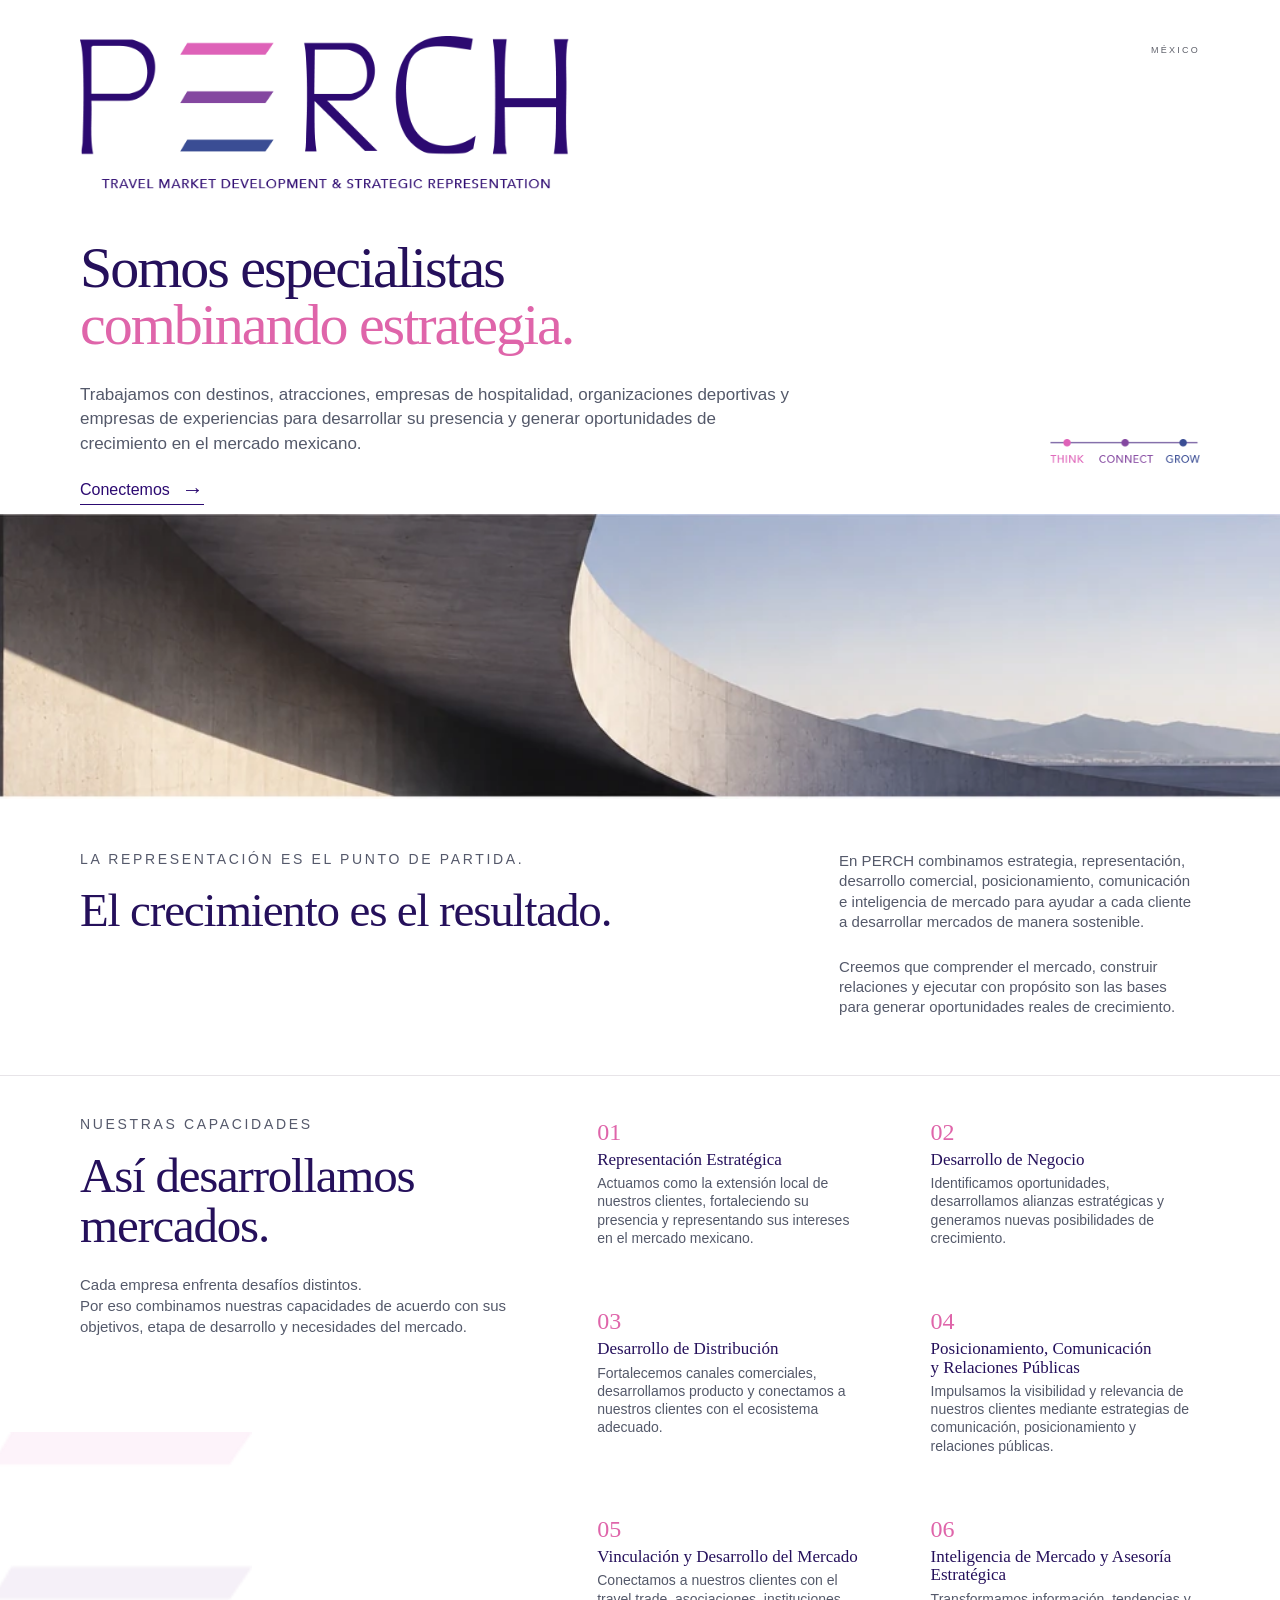
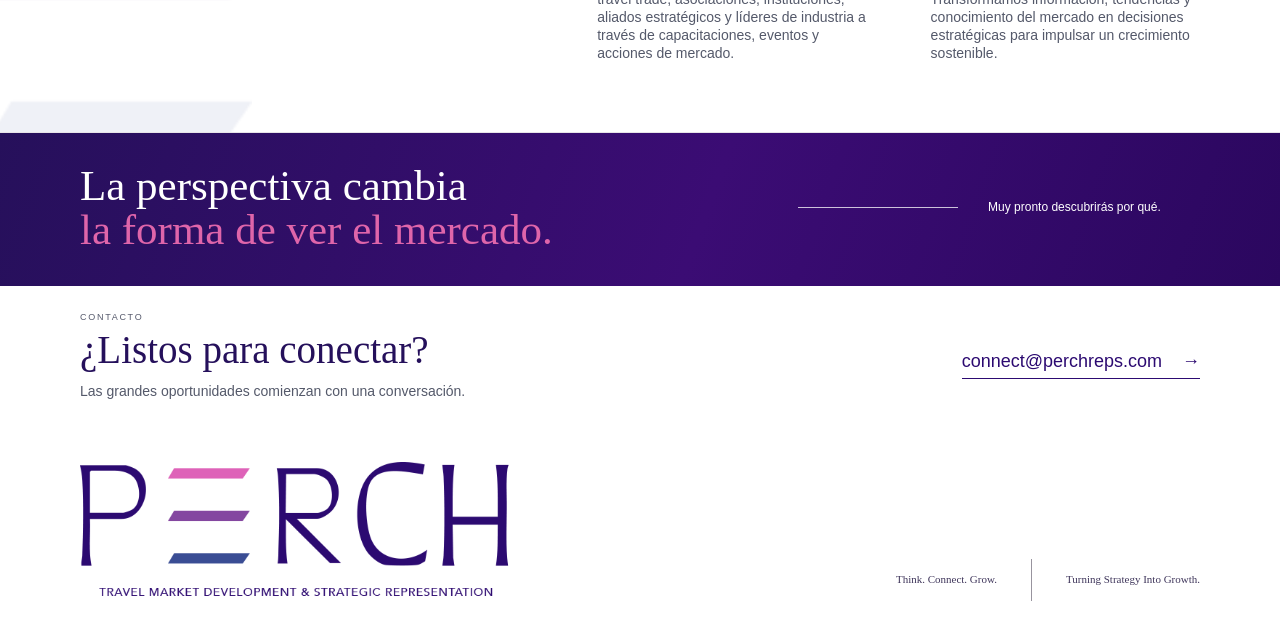
<file: index.html>
<!doctype html>
<html lang="es">
<head>
  <meta charset="utf-8">
  <meta name="viewport" content="width=device-width, initial-scale=1">
  <title>PERCH | Travel Market Development & Strategic Representation</title>
  <meta name="description" content="PERCH desarrolla mercados en México mediante representación estratégica, desarrollo de negocio, distribución, posicionamiento, comunicación e inteligencia de mercado.">
  <meta name="theme-color" content="#ffffff">
  <meta name="robots" content="index, follow">
  <link rel="canonical" href="https://perchreps.com/">
  <meta property="og:site_name" content="PERCH">
  <meta property="og:locale" content="es_MX">
  <meta property="og:url" content="https://perchreps.com/">
  <meta property="og:title" content="PERCH | Travel Market Development & Strategic Representation">
  <meta property="og:description" content="Somos especialistas combinando estrategia para desarrollar mercados y generar crecimiento sostenible.">
  <meta property="og:type" content="website">
  <meta property="og:image" content="https://perchreps.com/assets/og-image.png">
  <meta property="og:image:type" content="image/png">
  <meta property="og:image:width" content="1200">
  <meta property="og:image:height" content="630">
  <meta property="og:image:alt" content="PERCH — Travel Market Development & Strategic Representation">
  <meta name="twitter:card" content="summary_large_image">
  <meta name="twitter:title" content="PERCH | Travel Market Development & Strategic Representation">
  <meta name="twitter:description" content="Somos especialistas combinando estrategia para desarrollar mercados y generar crecimiento sostenible.">
  <meta name="twitter:image" content="https://perchreps.com/assets/og-image.png">
  <meta name="twitter:image:alt" content="PERCH — Travel Market Development & Strategic Representation">
  <link rel="icon" href="assets/favicon.svg" type="image/svg+xml">
  <link rel="icon" href="assets/favicon-32.png" type="image/png" sizes="32x32">
  <link rel="apple-touch-icon" href="assets/apple-touch-icon.png">
  <link rel="preload" href="assets/hero.webp" as="image" type="image/webp" fetchpriority="high">
  <link rel="stylesheet" href="style.css">
  <script type="application/ld+json">
  {
    "@context": "https://schema.org",
    "@type": "Organization",
    "name": "PERCH",
    "url": "https://perchreps.com/",
    "logo": "https://perchreps.com/assets/logo-perch.png",
    "email": "connect@perchreps.com",
    "areaServed": "MX",
    "slogan": "Turning Strategy Into Growth."
  }
  </script>
</head>
<body>
  <header class="hero">
    <div class="container hero-grid">
      <div class="brand"><a href="/" aria-label="PERCH — inicio"><img src="assets/logo-perch.png" alt="" width="592" height="191" fetchpriority="high"></a></div>
      <span class="country">MÉXICO</span>

      <div class="hero-copy">
        <h1>Somos especialistas<br><em>combinando estrategia.</em></h1>
        <p>Trabajamos con destinos, atracciones, empresas de hospitalidad, organizaciones deportivas y empresas de experiencias para desarrollar su presencia y generar oportunidades de crecimiento en el mercado mexicano.</p>
        <a class="text-link" href="mailto:connect@perchreps.com">Conectemos <span aria-hidden="true">→</span></a>
      </div>

      <div class="method-mark"><img src="assets/think-connect-grow.png" alt="Think. Connect. Grow." width="348" height="66"></div>
    </div>
  </header>

  <main>
    <figure class="image-band">
      <img src="assets/hero.webp" alt="Arquitectura contemporánea de líneas curvas, luz y perspectiva" width="1024" height="214" fetchpriority="high" decoding="async">
    </figure>

    <section class="intro section-rule">
      <div class="container split">
        <div>
          <p class="eyebrow">LA REPRESENTACIÓN ES EL PUNTO DE PARTIDA.</p>
          <h2>El crecimiento es el resultado.</h2>
        </div>
        <div class="body-copy">
          <p>En PERCH combinamos estrategia, representación, desarrollo comercial, posicionamiento, comunicación e inteligencia de mercado para ayudar a cada cliente a desarrollar mercados de manera sostenible.</p>
          <p>Creemos que comprender el mercado, construir relaciones y ejecutar con propósito son las bases para generar oportunidades reales de crecimiento.</p>
        </div>
      </div>
    </section>

    <section class="capabilities section-rule">
      <div class="container capabilities-grid">
        <div class="cap-intro">
          <p class="eyebrow">NUESTRAS CAPACIDADES</p>
          <h2>Así desarrollamos<br>mercados.</h2>
          <p>Cada empresa enfrenta desafíos distintos.<br>Por eso combinamos nuestras capacidades de acuerdo con sus objetivos, etapa de desarrollo y necesidades del mercado.</p>
          <img class="ghost-e" src="assets/perch-e.png" alt="" width="113" height="131" loading="lazy" decoding="async">
        </div>

        <div class="services">
          <article><span>01</span><h3>Representación Estratégica</h3><p>Actuamos como la extensión local de nuestros clientes, fortaleciendo su presencia y representando sus intereses en el mercado mexicano.</p></article>
          <article><span>02</span><h3>Desarrollo de Negocio</h3><p>Identificamos oportunidades, desarrollamos alianzas estratégicas y generamos nuevas posibilidades de crecimiento.</p></article>
          <article><span>03</span><h3>Desarrollo de Distribución</h3><p>Fortalecemos canales comerciales, desarrollamos producto y conectamos a nuestros clientes con el ecosistema adecuado.</p></article>
          <article><span>04</span><h3>Posicionamiento, Comunicación<br>y Relaciones Públicas</h3><p>Impulsamos la visibilidad y relevancia de nuestros clientes mediante estrategias de comunicación, posicionamiento y relaciones públicas.</p></article>
          <article><span>05</span><h3>Vinculación y Desarrollo del Mercado</h3><p>Conectamos a nuestros clientes con el travel trade, asociaciones, instituciones, aliados estratégicos y líderes de industria a través de capacitaciones, eventos y acciones de mercado.</p></article>
          <article><span>06</span><h3>Inteligencia de Mercado y Asesoría Estratégica</h3><p>Transformamos información, tendencias y conocimiento del mercado en decisiones estratégicas para impulsar un crecimiento sostenible.</p></article>
        </div>
      </div>
    </section>

    <section class="perspective">
      <div class="container perspective-grid">
        <h2>La perspectiva cambia<br><em>la forma de ver el mercado.</em></h2>
        <div class="teaser"><span aria-hidden="true"></span><p>Muy pronto descubrirás por qué.</p></div>
      </div>
    </section>
  </main>

  <footer id="contacto">
    <div class="container">
      <div class="contact-grid">
        <div>
          <p class="eyebrow small">CONTACTO</p>
          <h2>¿Listos para conectar?</h2>
          <p>Las grandes oportunidades comienzan con una conversación.</p>
        </div>
        <a class="email" href="mailto:connect@perchreps.com">connect@perchreps.com <span aria-hidden="true">→</span></a>
      </div>

      <div class="footer-bottom">
        <div class="footer-brand"><img src="assets/logo-perch.png" alt="PERCH — Travel Market Development & Strategic Representation" width="592" height="191" loading="lazy" decoding="async"></div>
        <div class="footer-lines">
          <span>Think. Connect. Grow.</span><i aria-hidden="true"></i><span>Turning Strategy Into Growth.</span>
        </div>
      </div>
    </div>
  </footer>
</body>
</html>
</file>
<file: style.css>
/* PERCH — Official Landing Page
   Static HTML/CSS build for Hostinger
*/
:root{
  --ink:#25105b;
  --purple:#2c0a71;
  --pink:#df65aa;
  --text:#54596a;
  --line:#e7e4e8;
  --paper:#fff;
  --serif:"Iowan Old Style","Palatino Linotype",Palatino,"Book Antiqua",Georgia,serif;
  --sans:Inter,"Helvetica Neue",Arial,sans-serif;
}
*{box-sizing:border-box}
html{scroll-behavior:smooth}
body{margin:0;background:var(--paper);color:var(--text);font-family:var(--sans);font-size:16px;line-height:1.42;-webkit-font-smoothing:antialiased}
a{color:inherit}
.container{width:min(1296px,calc(100% - 160px));margin-inline:auto}
.hero{min-height:514px;background:#fff}
.hero-grid{position:relative;min-height:514px;padding-top:36px}
.brand .wordmark,.wordmark{display:inline-block;color:var(--purple);font-size:24px;font-weight:600;letter-spacing:.39em;text-decoration:none;white-space:nowrap}
.brand p{margin:24px 0 0;font-size:10px;line-height:1.45;letter-spacing:.31em;color:#626574}
.country{position:absolute;right:0;top:44px;font-size:9px;letter-spacing:.25em;color:#5d5f69}
.hero-copy{margin-top:46px;max-width:760px}
h1,h2,h3,p{margin-top:0}
h1,h2{font-family:var(--serif);font-weight:400;color:var(--ink)}
h1{font-size:58px;line-height:.98;letter-spacing:-.035em;margin-bottom:29px}
h1 em,.perspective em{font-style:normal;color:var(--pink)}
.hero-copy>p{max-width:720px;font-size:17px;line-height:1.45;margin-bottom:22px}
.text-link{display:inline-flex;gap:12px;align-items:center;color:var(--purple);font-size:16px;text-decoration:none;border-bottom:1px solid var(--purple);padding-bottom:3px}
.text-link span{font-size:22px;line-height:1}
.method-mark{position:absolute;right:0;bottom:55px;width:58px}
.method-mark .line{display:block;width:1px;height:58px;background:#5c5c65;margin-bottom:28px}
.method-mark p{font-size:8px;line-height:1.7;letter-spacing:.08em;color:#5b5e69}
.image-band{margin:0;height:285px;overflow:hidden}
.image-band img{width:100%;height:100%;display:block;object-fit:cover}
.section-rule{border-bottom:1px solid var(--line)}
.intro{padding:51px 0 33px}
.split{display:grid;grid-template-columns:1.45fr .8fr;gap:105px}
.eyebrow{font-size:14px;letter-spacing:.19em;color:#55596b;margin-bottom:16px}
.intro h2,.cap-intro h2{font-size:47px;line-height:1.03;letter-spacing:-.025em;margin-bottom:0}
.body-copy{font-size:15px;line-height:1.36;padding-top:1px}
.body-copy p{margin-bottom:24px}
.capabilities{padding:39px 0 42px;overflow:hidden}
.capabilities-grid{display:grid;grid-template-columns:.92fr 1.28fr;gap:84px}
.cap-intro{position:relative;min-height:575px}
.cap-intro h2{font-size:49px;margin-bottom:22px}
.cap-intro>p:last-of-type{font-size:15px;line-height:1.43;max-width:470px}
.ghost-e{position:absolute;left:-86px;bottom:-165px;font-family:var(--serif);font-size:390px;line-height:1;color:#f4eff5;z-index:-1}
.services{display:grid;grid-template-columns:1fr 1fr;column-gap:64px;row-gap:30px}
.services article span{font-family:var(--serif);color:var(--pink);font-size:23px}
.services h3{font-family:var(--serif);font-size:17px;line-height:1.08;color:var(--ink);font-weight:400;margin:2px 0 5px}
.services p{font-size:14px;line-height:1.3;margin:0}
.perspective{background:linear-gradient(110deg,#26105b,#3b0c74 55%,#2b075f);padding:31px 0 35px}
.perspective-grid{display:grid;grid-template-columns:1.25fr .8fr;align-items:center;gap:90px}
.perspective h2{color:#fff;font-size:43px;line-height:1.02;margin:0}
.teaser{display:flex;align-items:center;gap:30px;color:#fff}
.teaser span{height:1px;background:rgba(255,255,255,.75);width:160px}
.teaser p{font-size:12px;margin:0;white-space:nowrap}
footer{padding:25px 0 34px}
.contact-grid{display:grid;grid-template-columns:1fr auto;align-items:center}
.eyebrow.small{font-size:9px;margin-bottom:6px}
.contact-grid h2{font-size:39px;line-height:1;margin-bottom:13px}
.contact-grid p{font-size:14px}
.email{color:var(--purple);font-size:18px;text-decoration:none;border-bottom:1px solid var(--purple);padding:0 0 4px}
.email span{padding-left:15px}
.footer-bottom{display:flex;justify-content:space-between;align-items:end;margin-top:46px}
.footer-brand{display:flex;align-items:center;gap:35px}
.footer-brand .wordmark{font-size:22px}
.descriptor{font-size:8px;line-height:1.5;letter-spacing:.25em}
.footer-lines{display:flex;align-items:center;gap:34px;font-family:var(--serif);font-size:11px;color:#40375c}
.footer-lines i{display:block;width:1px;height:42px;background:#98949e}

@media (max-width:900px){
  .container{width:min(100% - 48px,720px)}
  .hero,.hero-grid{min-height:610px}
  .hero-grid{padding-top:28px}
  .country{top:34px}
  .hero-copy{margin-top:68px;padding-right:0}
  h1{font-size:46px}
  .hero-copy>p{font-size:16px}
  .method-mark{right:0;bottom:32px}
  .split,.capabilities-grid,.perspective-grid{grid-template-columns:1fr;gap:36px}
  .intro{padding:45px 0}
  .body-copy{max-width:580px}
  .cap-intro{min-height:auto}
  .ghost-e{display:none}
  .services{gap:34px 44px}
  .perspective-grid{gap:28px}
  .teaser{justify-content:flex-start}
  .contact-grid{grid-template-columns:1fr;gap:24px}
  .email{justify-self:start}
  .footer-bottom{gap:30px;align-items:flex-start;flex-direction:column}
}
@media (max-width:600px){
  .container{width:calc(100% - 40px)}
  .hero,.hero-grid{min-height:640px}
  .brand .wordmark{font-size:20px}
  .brand p{font-size:8px;margin-top:17px}
  .country{font-size:7px}
  .hero-copy{margin-top:72px}
  h1{font-size:40px;line-height:1.02}
  .hero-copy>p{font-size:15px}
  .method-mark{display:none}
  .image-band{height:210px}
  .intro h2,.cap-intro h2{font-size:39px}
  .eyebrow{font-size:11px}
  .services{grid-template-columns:1fr}
  .capabilities{padding-bottom:48px}
  .perspective h2{font-size:36px}
  .teaser span{width:72px}
  .contact-grid h2{font-size:34px}
  .email{font-size:16px}
  .footer-brand{gap:22px;align-items:flex-start;flex-direction:column}
  .footer-lines{gap:18px;flex-wrap:wrap}
  .footer-lines i{height:26px}
}
@media (prefers-reduced-motion:reduce){html{scroll-behavior:auto}}


/* Official PERCH brand assets — supplied artwork */
.brand a{display:block;width:min(490px,52vw)}
.brand img{display:block;width:100%;height:auto}
.method-mark{width:150px;right:0;bottom:47px}
.method-mark img{display:block;width:100%;height:auto}
.ghost-e{
  position:absolute;
  left:-88px;
  bottom:-44px;
  width:260px;
  height:auto;
  opacity:.08;
  object-fit:contain;
  z-index:-1;
}
.footer-brand{display:block}
.footer-brand img{display:block;width:430px;max-width:42vw;height:auto}

@media (max-width:900px){
  .brand a{width:min(430px,66vw)}
  .method-mark{width:132px}
  .footer-brand img{max-width:65vw}
}
@media (max-width:600px){
  .brand a{width:min(330px,78vw)}
  .method-mark{display:none}
  .footer-brand img{width:min(360px,86vw);max-width:none}
}

/* Accessibility, mobile and performance fixes (technical audit)
   No changes to palette, copy or layout. */
img{max-width:100%}
.brand img,.method-mark img,.footer-brand img{height:auto}
/* Visible keyboard focus (WCAG 2.4.7) */
a:focus{outline:2px solid var(--purple);outline-offset:4px}
a:focus:not(:focus-visible){outline:none}
a:focus-visible{outline:2px solid var(--purple);outline-offset:4px;border-radius:2px}
/* Tap targets >= 44px without changing the visual underline */
.text-link,.email{position:relative}
.text-link::after,.email::after{content:"";position:absolute;left:-6px;right:-6px;top:50%;min-height:48px;height:100%;transform:translateY(-50%)}
.brand a{min-height:44px}
/* Service numerals: 24px = WCAG "large text", so pink on white (3.19:1) meets 3:1 */
.services article span{font-size:24px}
@media (max-width:600px){
  /* Legible minimum sizes on small screens */
  .eyebrow.small{font-size:11px}
  .teaser p{font-size:13px}
  .footer-lines{font-size:12px}
  .teaser{gap:20px}
}
</file>
